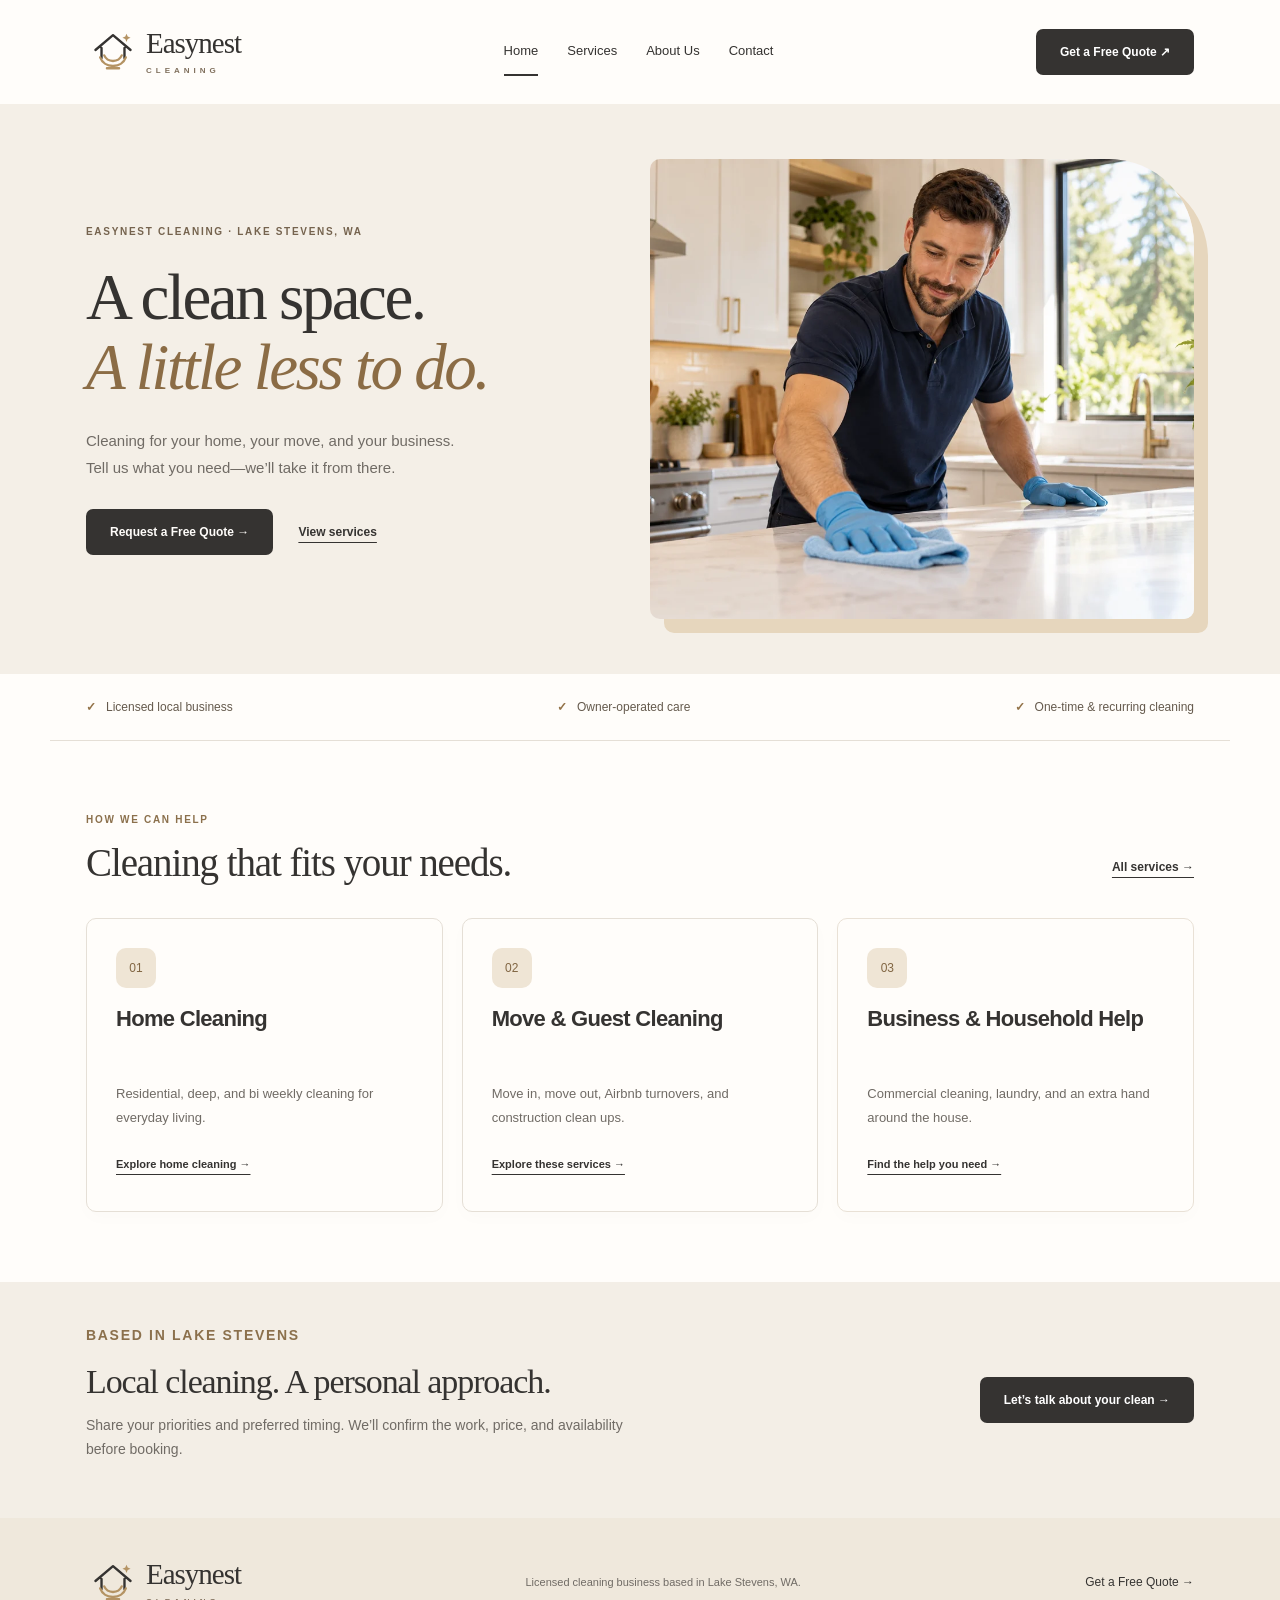
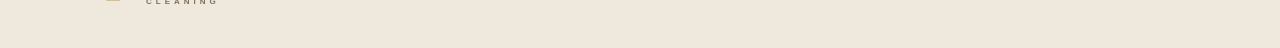
<file: index.html>
<!doctype html>
<html lang="en">
  <head>
    <meta charset="UTF-8">
    <meta name="viewport" content="width=device-width,initial-scale=1">
    <title>Home | Easynest Cleaning</title>
    <meta name="description" content="Local home, move, commercial and household cleaning in Lake Stevens, Washington. Easynest Cleaning is a licensed local business.">
    <link rel="stylesheet" href="style.css">
    <script defer src="script.js"></script>
    <link rel="icon" href="assets/logo-mark.svg" type="image/svg+xml">
  </head>
  <body>
    <div id="en-new">
      <div class="topline">Licensed local business · Lake Stevens, Washington</div>

      <nav class="container" aria-label="Main navigation">
        <a class="brand" href="index.html" aria-label="Easynest Cleaning home">
          <img src="assets/logo-mark.svg" alt="" width="54" height="54">
          <span class="brand-words">Easynest<small>CLEANING</small></span>
        </a>

        <div class="nav-links">
          <a aria-current="page" href="index.html">Home</a>
          <a href="services.html">Services</a>
          <a href="about.html">About Us</a>
          <a href="contact.html">Contact</a>
        </div>

        <a class="button" href="contact.html">Get a Free Quote ↗</a>
      </nav>

      <main>
        <section class="hero">
          <div class="container hero-grid">
            <div class="hero-copy">
              <p class="eyebrow">EASYNEST CLEANING · LAKE STEVENS, WA</p>
              <h1>A clean space.<br><em>A little less to do.</em></h1>
              <p class="intro">Cleaning for your home, your move, and your business. Tell us what you need—we’ll take it from there.</p>
              <div class="actions">
                <a class="button" href="contact.html">Request a Free Quote →</a>
                <a class="plain" href="services.html">View services</a>
              </div>
            </div>

            <figure>
              <img src="assets/kitchen-cleaner.webp" alt="A cleaner wiping a kitchen countertop">
            </figure>
          </div>
        </section>

        <div class="trust-strip container">
          <span>Licensed local business</span>
          <span>Owner-operated care</span>
          <span>One-time &amp; recurring cleaning</span>
        </div>

        <section class="container service-overview">
          <div class="section-head">
            <div>
              <p class="eyebrow">HOW WE CAN HELP</p>
              <h2>Cleaning that fits your needs.</h2>
            </div>
            <a class="plain" href="services.html">All services →</a>
          </div>

          <div class="choice-grid">
            <article>
              <span class="service-index" aria-hidden="true">01</span>
              <h3>Home Cleaning</h3>
              <p>Residential, deep, and bi weekly cleaning for everyday living.</p>
              <a class="plain" href="services.html#home-care">Explore home cleaning →</a>
            </article>

            <article>
              <span class="service-index" aria-hidden="true">02</span>
              <h3>Move &amp; Guest Cleaning</h3>
              <p>Move in, move out, Airbnb turnovers, and construction clean ups.</p>
              <a class="plain" href="services.html#fresh-starts">Explore these services →</a>
            </article>

            <article>
              <span class="service-index" aria-hidden="true">03</span>
              <h3>Business &amp; Household Help</h3>
              <p>Commercial cleaning, laundry, and an extra hand around the house.</p>
              <a class="plain" href="services.html#extra-help">Find the help you need →</a>
            </article>
          </div>
        </section>

        <section class="tinted">
          <div class="container local-line">
            <div>
              <p class="eyebrow">BASED IN LAKE STEVENS</p>
              <h2>Local cleaning. A personal approach.</h2>
              <p>Share your priorities and preferred timing. We’ll confirm the work, price, and availability before booking.</p>
            </div>
            <a class="button" href="contact.html">Let’s talk about your clean →</a>
          </div>
        </section>
      </main>

      <footer>
        <div class="container footer-grid">
          <a class="brand" href="index.html" aria-label="Easynest Cleaning home">
            <img src="assets/logo-mark.svg" alt="" width="54" height="54">
            <span class="brand-words">Easynest<small>CLEANING</small></span>
          </a>
          <p>Licensed cleaning business based in Lake Stevens, WA.</p>
          <a href="contact.html">Get a Free Quote →</a>
        </div>
      </footer>
    </div>
  </body>
</html>
</file>
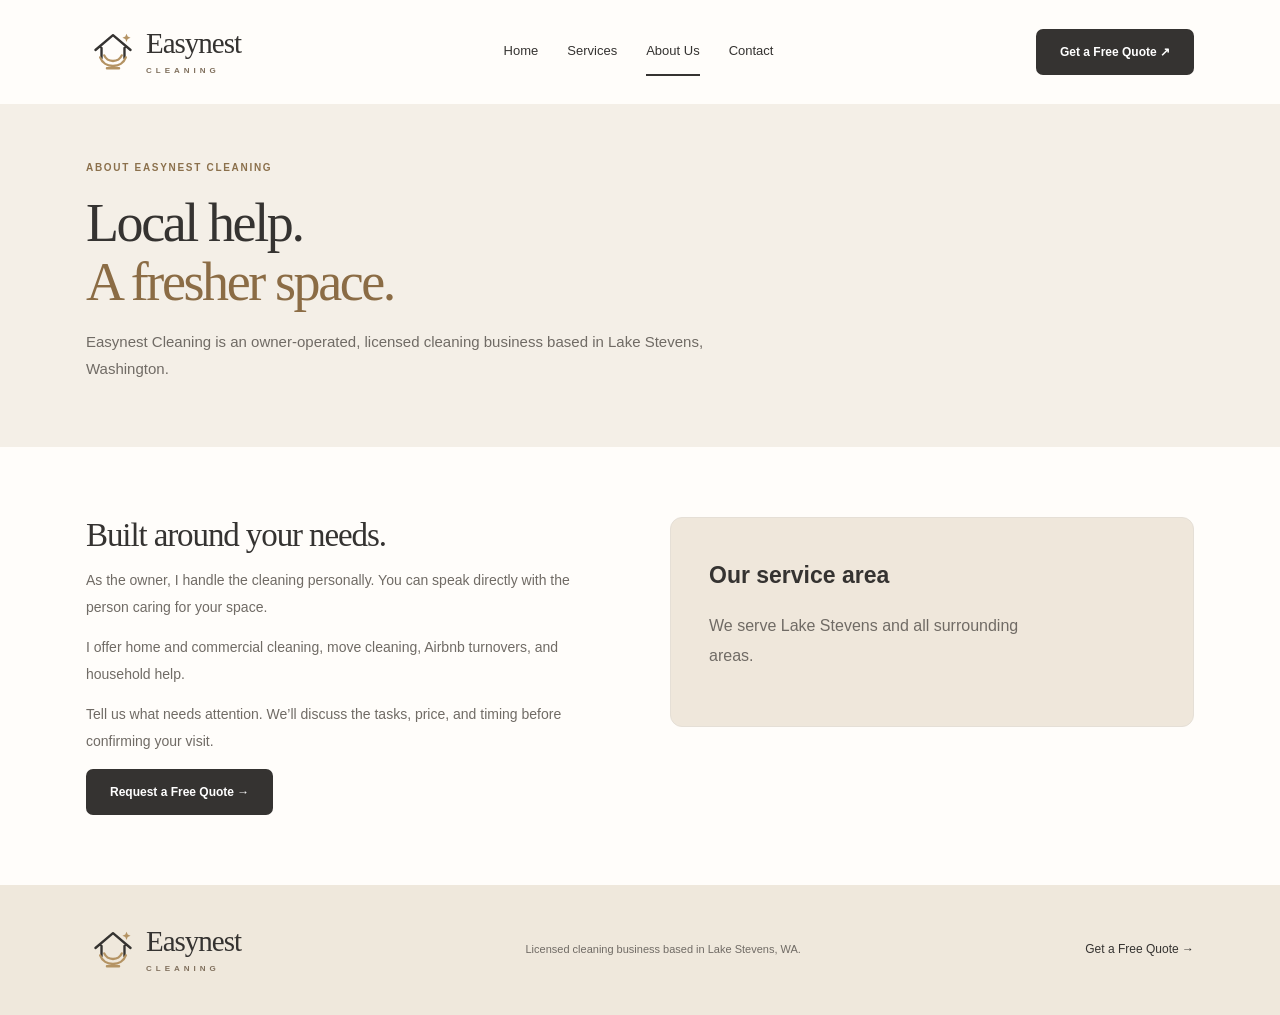
<file: about.html>
<!doctype html>
<html lang="en">
  <head>
    <meta charset="UTF-8">
    <meta name="viewport" content="width=device-width,initial-scale=1">
    <title>About Us | Easynest Cleaning</title>
    <meta name="description" content="Local home, move, commercial and household cleaning in Lake Stevens, Washington. Easynest Cleaning is a licensed local business.">
    <link rel="stylesheet" href="style.css">
    <script defer src="script.js"></script>
    <link rel="icon" href="assets/logo-mark.svg" type="image/svg+xml">
  </head>
  <body>
    <div id="en-new">
      <div class="topline">Licensed local business · Lake Stevens, Washington</div>
      <nav class="container" aria-label="Main navigation">
        <a class="brand" href="index.html" aria-label="Easynest Cleaning home">
          <img src="assets/logo-mark.svg" alt="" width="54" height="54">
          <span class="brand-words">Easynest<small>CLEANING</small></span>
        </a>
        <div class="nav-links">
          <a href="index.html">Home</a>
          <a href="services.html">Services</a>
          <a aria-current="page" href="about.html">About Us</a>
          <a href="contact.html">Contact</a>
        </div>
        <a class="button" href="contact.html">Get a Free Quote ↗</a>
      </nav>
      <main>
        <section class="container page-heading">
          <p class="eyebrow">ABOUT EASYNEST CLEANING</p>
          <h1>Local help.<br><em>A fresher space.</em></h1>
          <p class="intro">Easynest Cleaning is an owner-operated, licensed cleaning business based in Lake Stevens, Washington.</p>
        </section>
        <section class="container split">
          <div>
            <h2>Built around your needs.</h2>
            <p>As the owner, I handle the cleaning personally. You can speak directly with the person caring for your space.</p>
            <p>I offer home and commercial cleaning, move cleaning, Airbnb turnovers, and household help.</p>
            <p>Tell us what needs attention. We’ll discuss the tasks, price, and timing before confirming your visit.</p>
            <a class="button" href="contact.html">Request a Free Quote →</a>
          </div>
          <div class="area-panel">
            <strong>Our service area</strong>
            <p>We serve Lake Stevens and all surrounding areas.</p>
          </div>
        </section>
      </main>
      <footer>
        <div class="container footer-grid">
          <a class="brand" href="index.html" aria-label="Easynest Cleaning home">
            <img src="assets/logo-mark.svg" alt="" width="54" height="54">
            <span class="brand-words">Easynest<small>CLEANING</small></span>
          </a>
          <p>Licensed cleaning business based in Lake Stevens, WA.</p>
          <a href="contact.html">Get a Free Quote →</a>
        </div>
      </footer>
    </div>
  </body>
</html>
</file>
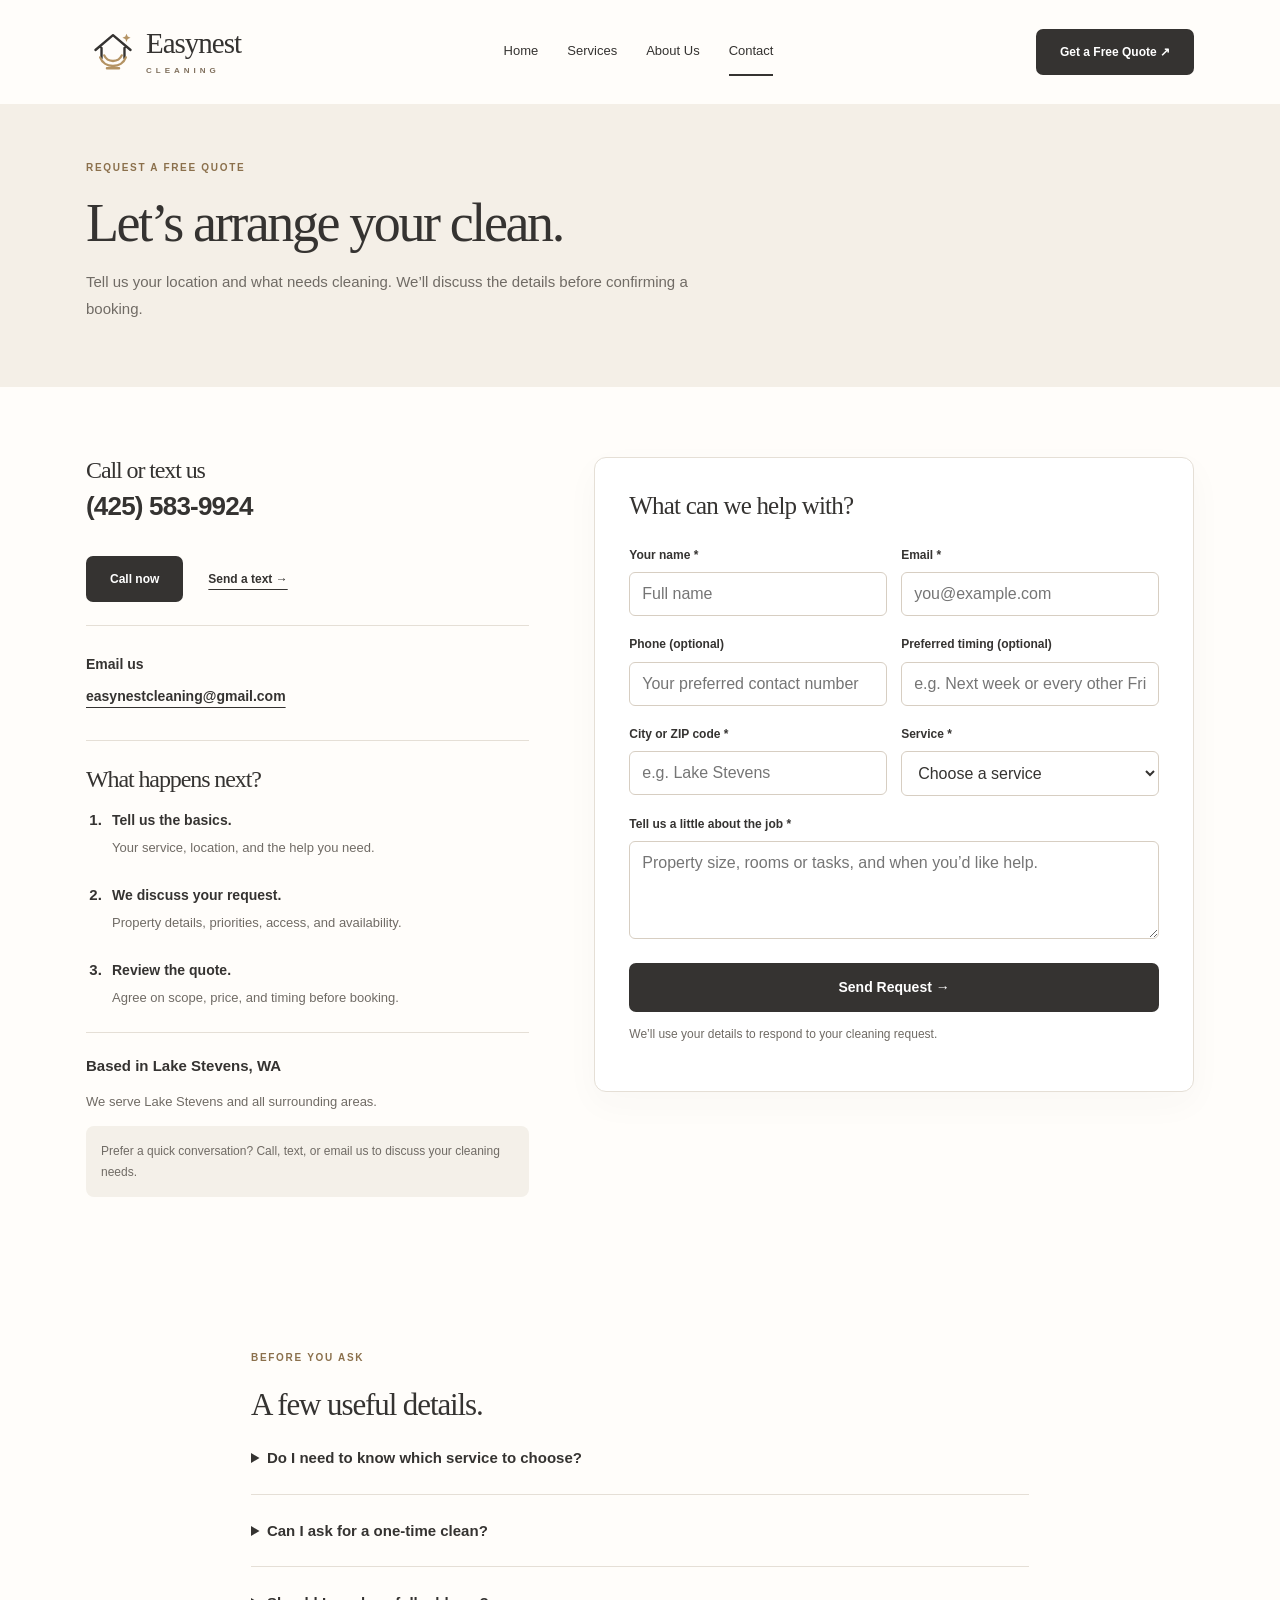
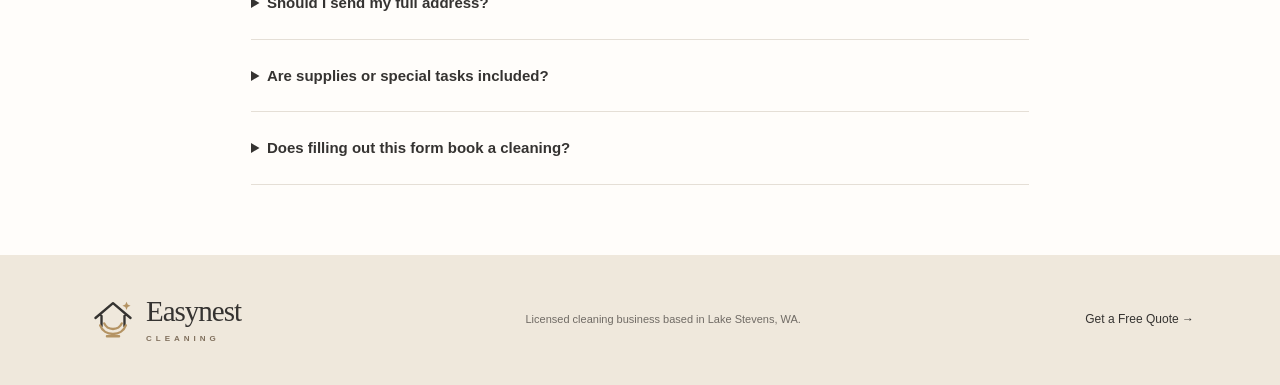
<file: contact.html>
<!doctype html>
<html lang="en">
<head>
  <meta charset="UTF-8">
  <meta name="viewport" content="width=device-width, initial-scale=1">
  <title>Contact | Easynest Cleaning</title>
  <meta
    name="description"
    content="Request a free cleaning quote from Easynest Cleaning. Serving Lake Stevens, Washington, and all surrounding areas."
  >
  <link rel="stylesheet" href="style.css">
  <link rel="icon" href="assets/logo-mark.svg" type="image/svg+xml">
</head>

<body>
  <div id="en-new">
    <div class="topline">
      Licensed local business · Lake Stevens, Washington
    </div>

    <nav class="container" aria-label="Main navigation">
      <a
        class="brand"
        href="index.html"
        aria-label="Easynest Cleaning home"
      >
        <img
          src="assets/logo-mark.svg"
          alt=""
          width="54"
          height="54"
        >
        <span class="brand-words">
          Easynest
          <small>CLEANING</small>
        </span>
      </a>

      <div class="nav-links">
        <a href="index.html">Home</a>
        <a href="services.html">Services</a>
        <a href="about.html">About Us</a>
        <a href="contact.html" aria-current="page">Contact</a>
      </div>

      <a class="button" href="#en-request">
        Get a Free Quote ↗
      </a>
    </nav>

    <main>
      <section class="container page-heading">
        <p class="eyebrow">REQUEST A FREE QUOTE</p>
        <h1>Let’s arrange your clean.</h1>
        <p class="intro">
          Tell us your location and what needs cleaning.
          We’ll discuss the details before confirming a booking.
        </p>
      </section>

      <section class="container contact-grid">
        <aside>
          <div class="phone-contact">
            <h2>Call or text us</h2>

            <a class="phone-number" href="tel:+4255839924">
              (425) 583-9924
            </a>

            <div class="actions">
              <a class="button" href="tel:+4255839924">
                Call now
              </a>
              <a class="plain" href="sms:+4255839924">
                Send a text →
              </a>
            </div>
          </div>

          <div class="email-contact">
            <strong>Email us</strong>
            <br>
            <a
              class="plain"
              href="mailto:easynestcleaning@gmail.com"
            >
              easynestcleaning@gmail.com
            </a>
          </div>

          <h2>What happens next?</h2>

          <ol class="next-steps">
            <li>
              <strong>Tell us the basics.</strong>
              <span>
                Your service, location, and the help you need.
              </span>
            </li>

            <li>
              <strong>We discuss your request.</strong>
              <span>
                Property details, priorities, access, and availability.
              </span>
            </li>

            <li>
              <strong>Review the quote.</strong>
              <span>
                Agree on scope, price, and timing before booking.
              </span>
            </li>
          </ol>

          <div class="contact-note">
            <strong>Based in Lake Stevens, WA</strong>
            <p>
              We serve Lake Stevens and all surrounding areas.
            </p>
          </div>

          <p class="small contact-help">
            Prefer a quick conversation? Call, text, or email us
            to discuss your cleaning needs.
          </p>
        </aside>

        <form
          id="en-request"
          action="https://formsubmit.co/easynestcleaning@gmail.com"
          method="POST"
        >
          <input
            type="hidden"
            name="_next"
            value="https://easynestcleaning.com/thank-you.html"
          >
          <input
            type="hidden"
            name="_subject"
            value="New cleaning quote request — Easynest Cleaning"
          >
          <input
            type="hidden"
            name="_template"
            value="table"
          >
          <input
            type="hidden"
            name="_captcha"
            value="false"
          >
          <input
            type="text"
            name="_honey"
            style="display: none"
            hidden
            autocomplete="off"
          >

          <h2>What can we help with?</h2>

          <div class="form-grid">
            <label for="en-name">
              Your name *
              <input
                id="en-name"
                name="name"
                type="text"
                autocomplete="name"
                required
                maxlength="100"
                placeholder="Full name"
              >
            </label>

            <label for="en-email">
              Email *
              <input
                id="en-email"
                name="email"
                type="email"
                autocomplete="email"
                required
                maxlength="150"
                placeholder="you@example.com"
              >
            </label>

            <label for="en-phone">
              Phone (optional)
              <input
                id="en-phone"
                name="phone"
                type="tel"
                autocomplete="tel"
                maxlength="30"
                placeholder="Your preferred contact number"
              >
            </label>

            <label for="en-timing">
              Preferred timing (optional)
              <input
                id="en-timing"
                name="timing"
                type="text"
                maxlength="100"
                placeholder="e.g. Next week or every other Friday"
              >
            </label>

            <label for="en-location">
              City or ZIP code *
              <input
                id="en-location"
                name="location"
                type="text"
                required
                maxlength="100"
                placeholder="e.g. Lake Stevens"
              >
            </label>

            <label for="en-service">
              Service *
              <select
                name="service"
                id="en-service"
                required
              >
                <option value="">Choose a service</option>
                <option>Residential Cleaning</option>
                <option>Deep Cleaning</option>
                <option>Commercial Cleaning</option>
                <option>Airbnb Cleaning Service</option>
                <option>Move Out Cleaning</option>
                <option>Move In Cleaning</option>
                <option>Construction Clean Ups</option>
                <option>Bi Weekly Cleaning</option>
                <option>Laundry Services</option>
                <option>Extra Hand Household Services</option>
                <option>Not sure — help me choose</option>
              </select>
            </label>

            <label class="full" for="en-details">
              Tell us a little about the job *
              <textarea
                id="en-details"
                name="details"
                required
                maxlength="2000"
                rows="4"
                placeholder="Property size, rooms or tasks, and when you’d like help."
              ></textarea>
            </label>
          </div>

          <button class="button" type="submit">
            Send Request →
          </button>

          <div
            id="en-result"
            role="status"
            aria-live="polite"
            aria-atomic="true"
          ></div>

          <p class="small">
            We’ll use your details to respond to your cleaning request.
          </p>
        </form>
      </section>

      <section class="container faq">
        <p class="eyebrow">BEFORE YOU ASK</p>
        <h2>A few useful details.</h2>

        <details>
          <summary>
            Do I need to know which service to choose?
          </summary>
          <p>
            No. Select “Not sure — help me choose” and describe
            what needs doing. We can discuss the best fit.
          </p>
        </details>

        <details>
          <summary>
            Can I ask for a one-time clean?
          </summary>
          <p>
            Yes. You can request a one-time visit or discuss
            recurring cleaning, including every two weeks.
          </p>
        </details>

        <details>
          <summary>
            Should I send my full address?
          </summary>
          <p>
            Your city or ZIP code is enough for an initial request.
            Exact access details can be discussed when arranging a visit.
          </p>
        </details>

        <details>
          <summary>
            Are supplies or special tasks included?
          </summary>
          <p>
            We’ll confirm supplies, product preferences, and the
            exact tasks when discussing your quote. Mention any
            special requests in the form.
          </p>
        </details>

        <details>
          <summary>
            Does filling out this form book a cleaning?
          </summary>
          <p>
            No. A request starts a conversation. An appointment is
            confirmed only after scope, price, timing, and availability
            have been agreed.
          </p>
        </details>
      </section>
    </main>

    <footer>
      <div class="container footer-grid">
        <a
          class="brand"
          href="index.html"
          aria-label="Easynest Cleaning home"
        >
          <img
            src="assets/logo-mark.svg"
            alt=""
            width="54"
            height="54"
          >
          <span class="brand-words">
            Easynest
            <small>CLEANING</small>
          </span>
        </a>

        <p>
          Licensed cleaning business based in Lake Stevens, WA.
        </p>

        <a href="#en-request">
          Get a Free Quote →
        </a>
      </div>
    </footer>
  </div>

  <script>
    (function () {
      const form = document.getElementById("en-request");
      const select = document.getElementById("en-service");
      const button = form.querySelector('button[type="submit"]');
      const result = document.getElementById("en-result");

      const service = new URLSearchParams(
        window.location.search
      ).get("service");

      if (
        service &&
        Array.from(select.options).some(
          option => option.value === service
        )
      ) {
        select.value = service;
      }

      let sending = false;

      form.addEventListener("submit", async function (event) {
        event.preventDefault();

        if (sending || !form.reportValidity()) return;

        const data = new FormData(form);

        if (String(data.get("_honey") || "").trim()) {
          result.textContent =
            "Unable to submit. Please contact us by phone or email.";
          return;
        }

        data.set("_captcha", "false");
        data.delete("_next");

        sending = true;
        button.disabled = true;
        button.textContent = "Sending…";
        form.setAttribute("aria-busy", "true");
        result.textContent = "";

        const fields = Array.from(
          form.querySelectorAll("input, select, textarea")
        );

        fields.forEach(field => {
          field.disabled = true;
        });

        const controller = new AbortController();
        const timeout = setTimeout(
          () => controller.abort(),
          30000
        );

        try {
          const response = await fetch(
            "https://formsubmit.co/ajax/easynestcleaning@gmail.com",
            {
              method: "POST",
              body: data,
              headers: {
                Accept: "application/json"
              },
              signal: controller.signal
            }
          );

          const answer = await response.json();

          if (
            !response.ok ||
            ![true, "true"].includes(answer.success)
          ) {
            throw new Error("Submission was not accepted.");
          }

          form.reset();

          result.textContent =
            "Thank you! Your cleaning request has been submitted. " +
            "We’ll get in touch to discuss the details and availability.";
        } catch (error) {
          result.textContent =
            "We couldn’t confirm your submission. Your details are " +
            "still here. Please try again or call us at (917) 547-7215.";
        } finally {
          clearTimeout(timeout);
          sending = false;
          button.disabled = false;
          button.textContent = "Send Request →";
          form.removeAttribute("aria-busy");

          fields.forEach(field => {
            field.disabled = false;
          });
        }
      });
    })();
  </script>
</body>
</html>
</file>
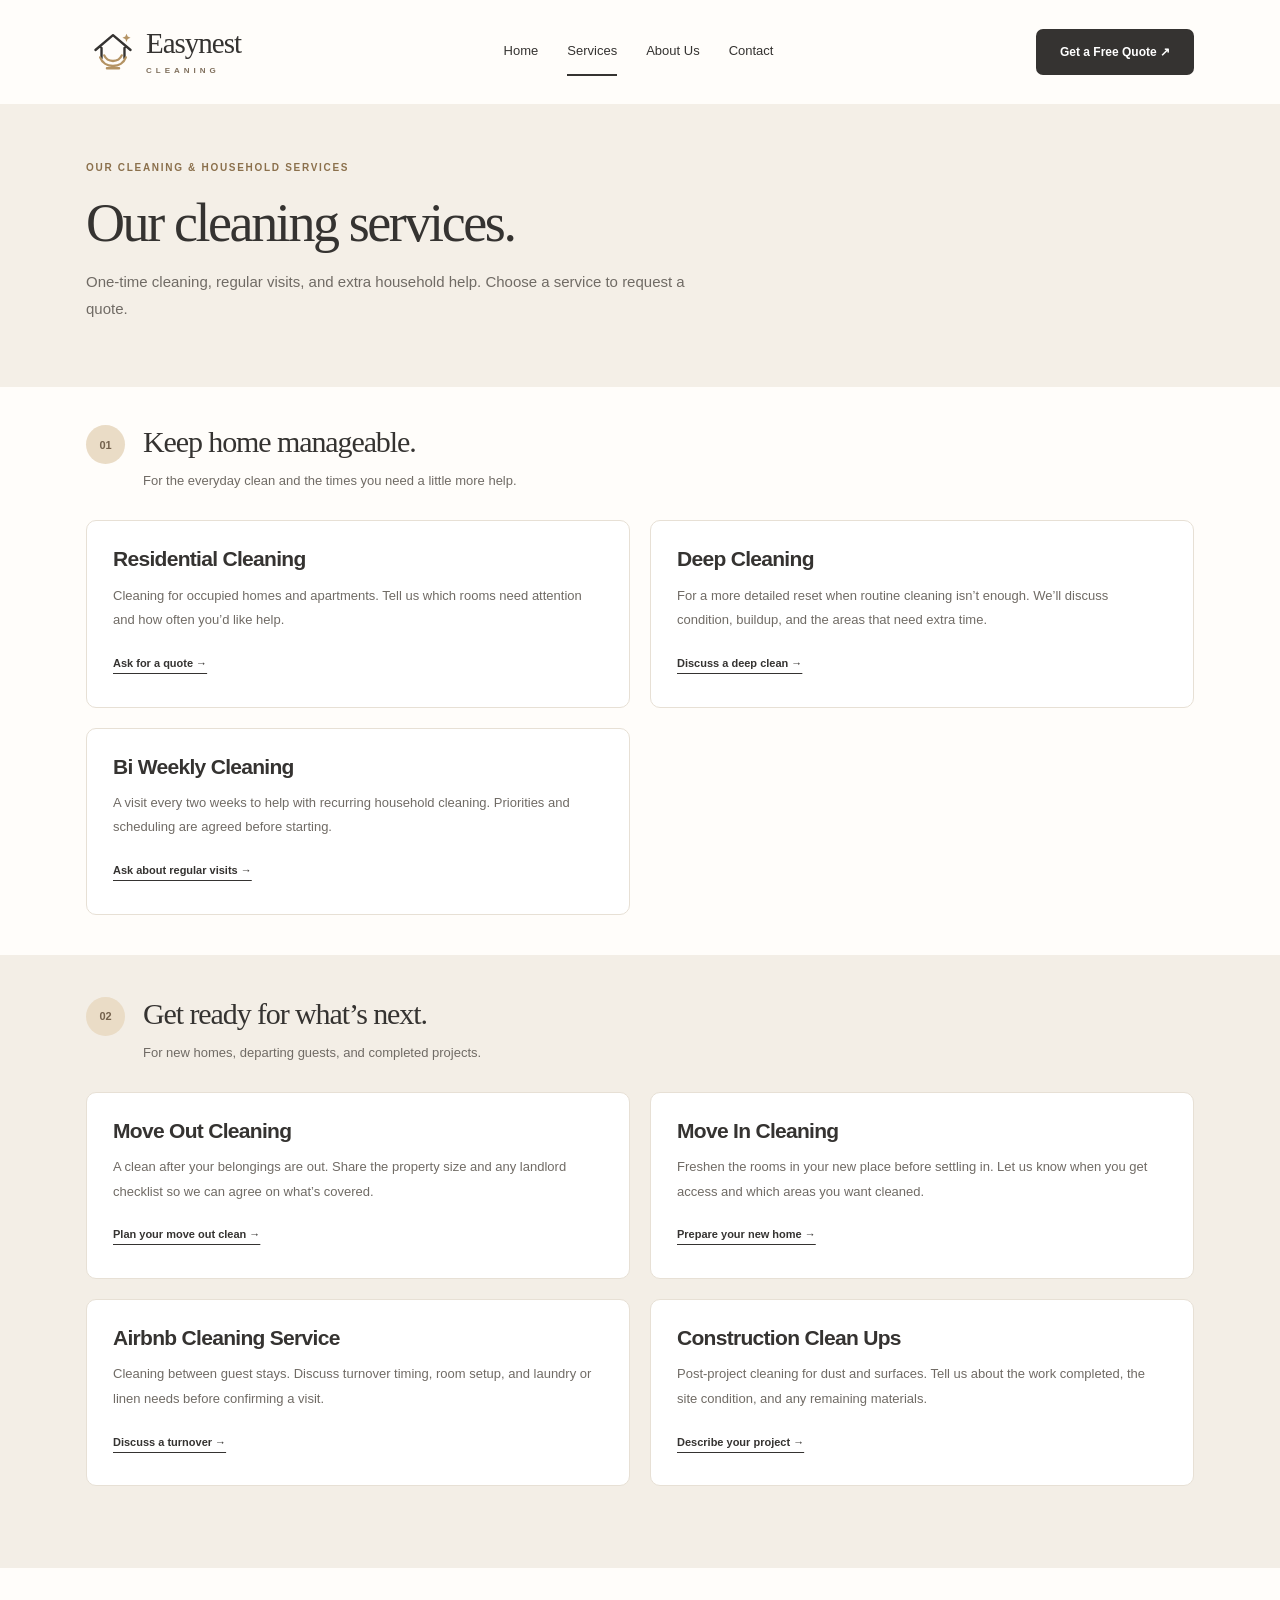
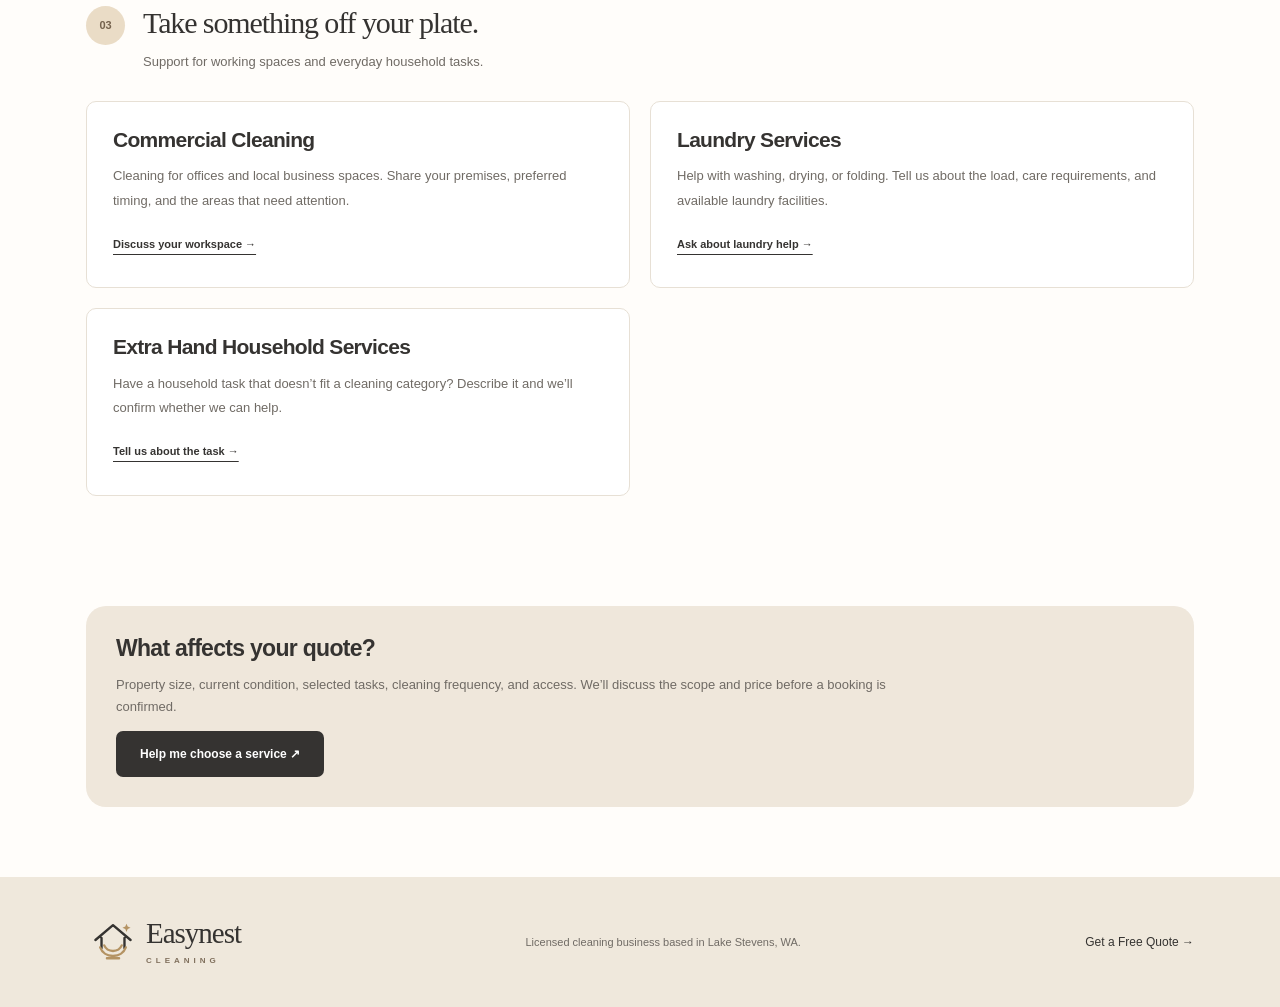
<file: services.html>
<!doctype html>
<html lang="en">
  <head>
    <meta charset="UTF-8">
    <meta name="viewport" content="width=device-width,initial-scale=1">
    <title>Services | Easynest Cleaning</title>
    <meta name="description" content="Local home, move, commercial and household cleaning in Lake Stevens, Washington. Easynest Cleaning is a licensed local business.">
    <link rel="stylesheet" href="style.css">
    <script defer src="script.js"></script>
    <link rel="icon" href="assets/logo-mark.svg" type="image/svg+xml">
  </head>
  <body>
    <div id="en-new">
      <div class="topline">Licensed local business · Lake Stevens, Washington</div>

      <nav class="container" aria-label="Main navigation">
        <a class="brand" href="index.html" aria-label="Easynest Cleaning home">
          <img src="assets/logo-mark.svg" alt="" width="54" height="54">
          <span class="brand-words">Easynest<small>CLEANING</small></span>
        </a>

        <div class="nav-links">
          <a href="index.html">Home</a>
          <a aria-current="page" href="services.html">Services</a>
          <a href="about.html">About Us</a>
          <a href="contact.html">Contact</a>
        </div>

        <a class="button" href="contact.html">Get a Free Quote ↗</a>
      </nav>

      <main>
        <section class="page-heading container">
          <p class="eyebrow">OUR CLEANING &amp; HOUSEHOLD SERVICES</p>
          <h1>Our cleaning services.</h1>
          <p class="intro">One-time cleaning, regular visits, and extra household help. Choose a service to request a quote.</p>
        </section>

        <section class="container service-group" id="home-care">
          <div class="group-heading">
            <span class="group-no">01</span>
            <div>
              <h2>Keep home manageable.</h2>
              <p>For the everyday clean and the times you need a little more help.</p>
            </div>
          </div>

          <div class="service-grid">
            <article data-service-card>
              <h3>Residential Cleaning</h3>
              <p>Cleaning for occupied homes and apartments. Tell us which rooms need attention and how often you’d like help.</p>
              <a class="plain" href="contact.html" data-service="Residential Cleaning">Ask for a quote →</a>
            </article>

            <article data-service-card>
              <h3>Deep Cleaning</h3>
              <p>For a more detailed reset when routine cleaning isn’t enough. We’ll discuss condition, buildup, and the areas that need extra time.</p>
              <a class="plain" href="contact.html" data-service="Deep Cleaning">Discuss a deep clean →</a>
            </article>

            <article data-service-card>
              <h3>Bi Weekly Cleaning</h3>
              <p>A visit every two weeks to help with recurring household cleaning. Priorities and scheduling are agreed before starting.</p>
              <a class="plain" href="contact.html" data-service="Bi Weekly Cleaning">Ask about regular visits →</a>
            </article>
          </div>
        </section>

        <section class="tinted" id="fresh-starts">
          <div class="container service-group">
            <div class="group-heading">
              <span class="group-no">02</span>
              <div>
                <h2>Get ready for what’s next.</h2>
                <p>For new homes, departing guests, and completed projects.</p>
              </div>
            </div>

            <div class="service-grid">
              <article data-service-card>
                <h3>Move Out Cleaning</h3>
                <p>A clean after your belongings are out. Share the property size and any landlord checklist so we can agree on what’s covered.</p>
                <a class="plain" href="contact.html" data-service="Move Out Cleaning">Plan your move out clean →</a>
              </article>

              <article data-service-card>
                <h3>Move In Cleaning</h3>
                <p>Freshen the rooms in your new place before settling in. Let us know when you get access and which areas you want cleaned.</p>
                <a class="plain" href="contact.html" data-service="Move In Cleaning">Prepare your new home →</a>
              </article>

              <article data-service-card>
                <h3>Airbnb Cleaning Service</h3>
                <p>Cleaning between guest stays. Discuss turnover timing, room setup, and laundry or linen needs before confirming a visit.</p>
                <a class="plain" href="contact.html" data-service="Airbnb Cleaning Service">Discuss a turnover →</a>
              </article>

              <article data-service-card>
                <h3>Construction Clean Ups</h3>
                <p>Post-project cleaning for dust and surfaces. Tell us about the work completed, the site condition, and any remaining materials.</p>
                <a class="plain" href="contact.html" data-service="Construction Clean Ups">Describe your project →</a>
              </article>
            </div>
          </div>
        </section>

        <section class="container service-group" id="extra-help">
          <div class="group-heading">
            <span class="group-no">03</span>
            <div>
              <h2>Take something off your plate.</h2>
              <p>Support for working spaces and everyday household tasks.</p>
            </div>
          </div>

          <div class="service-grid">
            <article data-service-card>
              <h3>Commercial Cleaning</h3>
              <p>Cleaning for offices and local business spaces. Share your premises, preferred timing, and the areas that need attention.</p>
              <a class="plain" href="contact.html" data-service="Commercial Cleaning">Discuss your workspace →</a>
            </article>

            <article data-service-card>
              <h3>Laundry Services</h3>
              <p>Help with washing, drying, or folding. Tell us about the load, care requirements, and available laundry facilities.</p>
              <a class="plain" href="contact.html" data-service="Laundry Services">Ask about laundry help →</a>
            </article>

            <article data-service-card>
              <h3>Extra Hand Household Services</h3>
              <p>Have a household task that doesn’t fit a cleaning category? Describe it and we’ll confirm whether we can help.</p>
              <a class="plain" href="contact.html" data-service="Extra Hand Household Services">Tell us about the task →</a>
            </article>
          </div>
        </section>

        <section class="container">
          <div class="quote-info">
            <h3>What affects your quote?</h3>
            <p>Property size, current condition, selected tasks, cleaning frequency, and access. We’ll discuss the scope and price before a booking is confirmed.</p>
            <a class="button" href="contact.html">Help me choose a service ↗</a>
          </div>
        </section>
      </main>

      <footer>
        <div class="container footer-grid">
          <a class="brand" href="index.html" aria-label="Easynest Cleaning home">
            <img src="assets/logo-mark.svg" alt="" width="54" height="54">
            <span class="brand-words">Easynest<small>CLEANING</small></span>
          </a>
          <p>Licensed cleaning business based in Lake Stevens, WA.</p>
          <a href="contact.html">Get a Free Quote →</a>
        </div>
      </footer>
    </div>
  </body>
</html>
</file>
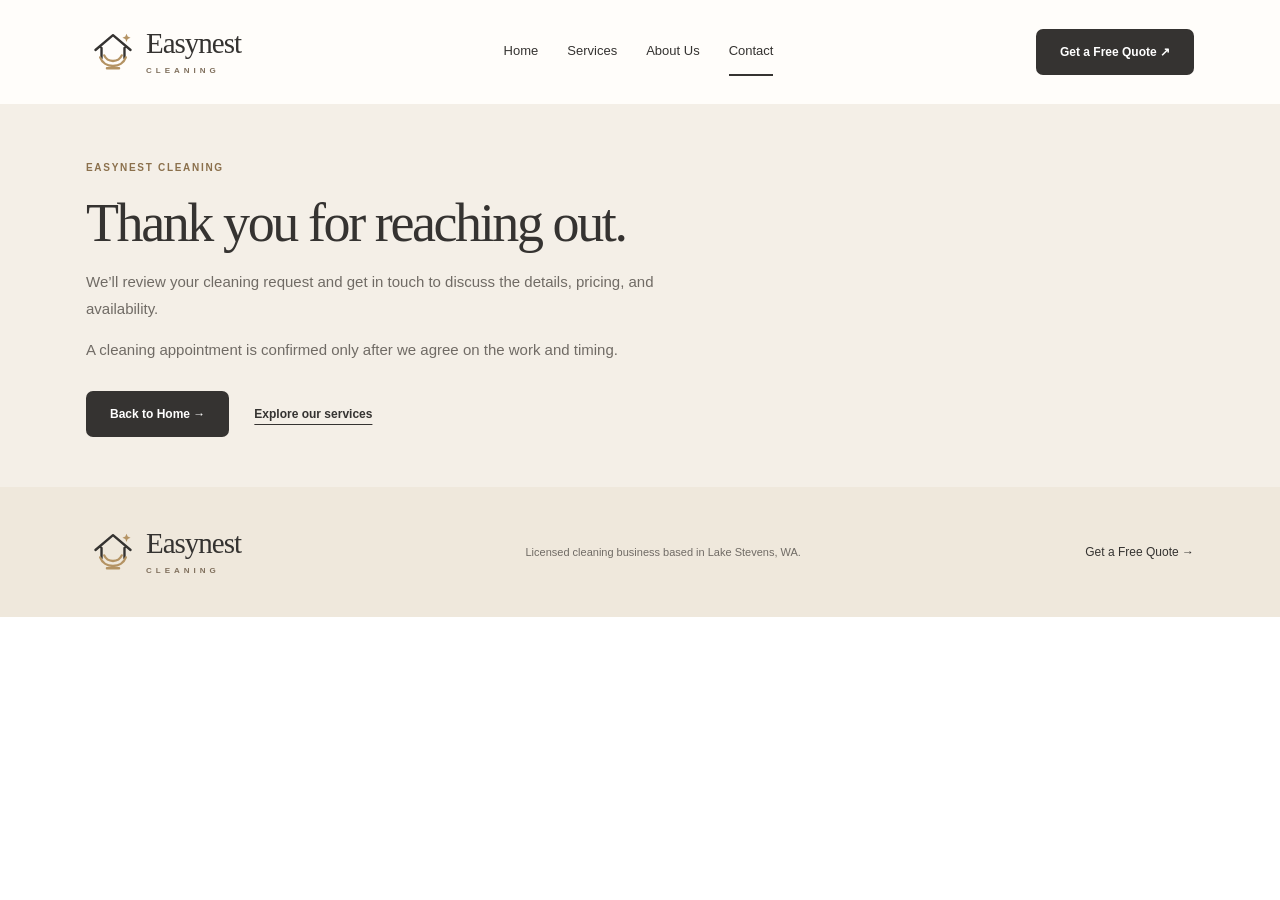
<file: thank-you.html>
<!doctype html>
<html lang="en"><head><meta charset="UTF-8"><meta name="viewport" content="width=device-width,initial-scale=1"><title>Thank You | Easynest Cleaning</title><meta name="description" content="Local home, move, commercial and household cleaning in Lake Stevens, Washington. Easynest Cleaning is a licensed local business."><link rel="stylesheet" href="style.css"><script defer src="script.js"></script><meta name="robots" content="noindex"><link rel="icon" href="assets/logo-mark.svg" type="image/svg+xml"></head><body><div id="en-new"><div class="topline">Licensed local business · Lake Stevens, Washington</div><nav class="container" aria-label="Main navigation"><a class="brand" href="index.html" aria-label="Easynest Cleaning home"><img src="assets/logo-mark.svg" alt="" width="54" height="54"><span class="brand-words">Easynest<small>CLEANING</small></span></a><div class="nav-links"><a href="index.html">Home</a><a href="services.html">Services</a><a href="about.html">About Us</a><a aria-current="page" href="contact.html">Contact</a></div><a class="button" href="contact.html">Get a Free Quote ↗</a></nav>
<main><section class="container page-heading"><p class="eyebrow">EASYNEST CLEANING</p><h1>Thank you for reaching out.</h1><p class="intro">We’ll review your cleaning request and get in touch to discuss the details, pricing, and availability.</p><p>A cleaning appointment is confirmed only after we agree on the work and timing.</p><div class="actions"><a class="button" href="index.html">Back to Home →</a><a class="plain" href="services.html">Explore our services</a></div></section></main><footer><div class="container footer-grid"><a class="brand" href="index.html" aria-label="Easynest Cleaning home"><img src="assets/logo-mark.svg" alt="" width="54" height="54"><span class="brand-words">Easynest<small>CLEANING</small></span></a><p>Licensed cleaning business based in Lake Stevens, WA.</p><a href="contact.html">Get a Free Quote →</a></div></footer>
</div></body></html>
</file>
<file: style.css>
body {
  margin: 0;
}

#en-new {
  --ink: #353331;
  --muted: #706b65;
  --paper: #fffdfa;
  --lime: #e8d8be;
  background: var(--paper);
  color: var(--ink);
  font: 15px/1.7 Arial, Helvetica, sans-serif;
  isolation: isolate;
}

#en-new * {
  box-sizing: border-box;
}

#en-new [hidden] {
  display: none !important;
}

#en-new a {
  color: inherit;
  text-decoration: none;
}

#en-new .container {
  width: 100%;
  max-width: 1180px;
  margin: auto;
  padding-left: 36px;
  padding-right: 36px;
}

#en-new .topline {
  display: none;
}

#en-new nav {
  display: flex;
  justify-content: space-between;
  align-items: center;
  gap: 25px;
  padding-top: 25px;
  padding-bottom: 25px;
}

#en-new .brand {
  font-size: 29px;
  font-weight: 700;
  letter-spacing: -1.5px;
  line-height: 1;
}

#en-new .brand span {
  font-weight: 400;
}

#en-new .brand small {
  display: block;
  font-size: 9px;
  font-weight: 600;
  letter-spacing: 4px;
  margin-top: 9px;
}

#en-new .nav-links {
  display: flex;
  gap: 29px;
  font-size: 13px;
  font-weight: 500;
}

#en-new .nav-links a {
  padding: 12px 0;
  border-bottom: 2px solid transparent;
}

#en-new .nav-links a[aria-current] {
  border-color: #353331;
}

#en-new .button {
  display: inline-flex;
  align-items: center;
  justify-content: center;
  min-height: 46px;
  gap: 16px;
  background: var(--ink);
  color: white;
  padding: 14px 24px;
  border: 0;
  border-radius: 30px;
  font: 600 12px/1.5 Arial, sans-serif;
  cursor: pointer;
  transition: background 0.15s;
}

#en-new .button:hover {
  background: #514a43;
}

#en-new .plain {
  display: inline-block;
  font-size: 12px;
  font-weight: 600;
  text-decoration: underline;
  text-underline-offset: 6px;
  padding: 8px 0;
}

#en-new :focus-visible {
  outline: 3px solid #9b6c1e;
  outline-offset: 5px;
}

#en-new h1,
#en-new h2,
#en-new h3 {
  font-family: Arial, Helvetica, sans-serif;
  font-weight: 600;
  line-height: 1.1;
  margin: 0;
}

#en-new h1 {
  font-size: clamp(45px, 5.8vw, 74px);
  letter-spacing: -3.3px;
}

#en-new h1 em {
  font-style: normal;
  color: var(--lime);
}

#en-new h2 {
  font-size: 39px;
  letter-spacing: -1.7px;
}

#en-new h3 {
  font-size: 23px;
  letter-spacing: -0.7px;
}

#en-new p {
  color: var(--muted);
}

#en-new .eyebrow {
  font-size: 10px;
  letter-spacing: 1.7px;
  font-weight: 600;
  margin: 0 0 22px;
  color: #8b704c;
}

#en-new .intro {
  font-size: 16px;
  line-height: 1.8;
  max-width: 600px;
}

#en-new .small {
  font-size: 12px;
  line-height: 1.7;
}

#en-new .actions {
  display: flex;
  align-items: center;
  flex-wrap: wrap;
  gap: 25px;
  margin: 28px 0 0;
}

#en-new .hero {
  position: relative;
  max-width: 1320px;
  margin: 0 auto;
  overflow: hidden;
  background: #353331;
  border-radius: 0 0 36px 36px;
}

#en-new .hero-grid {
  position: relative;
  min-height: 570px;
  display: flex;
  align-items: center;
}

#en-new figure {
  position: absolute;
  inset: 0;
  margin: 0;
  z-index: 0;
}

#en-new figure img {
  width: 100%;
  height: 100%;
  object-fit: cover;
  object-position: 65% 50%;
  display: block;
}

#en-new figure:after {
  content: "";
  position: absolute;
  inset: 0;
  background: linear-gradient(
    90deg,
    rgba(53, 51, 49, 0.96) 0%,
    rgba(53, 51, 49, 0.89) 27%,
    rgba(53, 51, 49, 0.50) 54%,
    rgba(53, 51, 49, 0.02) 78%
  );
}

#en-new .hero-copy {
  position: relative;
  z-index: 1;
  max-width: 570px;
  padding: 65px 0;
  color: white;
}

#en-new .hero .eyebrow {
  color: #f0e5d5;
  font-size: 10px;
}

#en-new .hero .intro {
  color: #e5dfd7;
  max-width: 360px;
  margin: 25px 0 0;
  font-size: 15px;
}

#en-new .hero .button {
  background: var(--lime);
  color: #353331;
}

#en-new .hero .button:hover {
  background: #f0e4d2;
}

#en-new .hero .plain {
  color: #fff;
}

#en-new .trust-strip {
  display: flex;
  align-items: center;
  justify-content: space-between;
  gap: 16px;
  padding-top: 25px;
  padding-bottom: 25px;
  border-bottom: 1px solid #e5dfd6;
  font-size: 12px;
  color: #655a4d;
}

#en-new .trust-strip span {
  display: flex;
  gap: 10px;
  align-items: center;
}

#en-new .trust-strip span:before {
  content: "✓";
  color: #927247;
  font-weight: 700;
}

#en-new section.container {
  padding-top: 70px;
  padding-bottom: 70px;
}

#en-new .service-overview {
  display: block;
}

#en-new .section-head {
  display: flex;
  align-items: end;
  justify-content: space-between;
  gap: 24px;
  margin-bottom: 33px;
}

#en-new .section-head h2 {
  max-width: 450px;
}

#en-new .section-head .eyebrow {
  margin-bottom: 14px;
}

#en-new .section-head > .plain {
  flex-shrink: 0;
}

#en-new .choice-grid {
  display: grid;
  grid-template-columns: repeat(3, minmax(0, 1fr));
  gap: 19px;
}

#en-new .choice-grid article {
  background: #f4f0e9;
  padding: 29px;
  border-radius: 18px;
  display: flex;
  flex-direction: column;
  align-items: start;
  gap: 18px;
  border: 1px solid #e8e0d5;
}

#en-new .choice-grid article:nth-child(2) {
  background: #eee7db;
}

#en-new .choice-grid article:nth-child(3) {
  background: #f6f2ec;
  border-color: #e9e1d6;
}

#en-new .service-index {
  width: 40px;
  height: 40px;
  display: grid;
  place-items: center;
  background: #fff9;
  border-radius: 50%;
  font-size: 12px;
  color: #75634e;
}

#en-new .choice-grid h3 {
  font-size: 24px;
  line-height: 1.2;
  min-height: 58px;
}

#en-new .choice-grid p {
  font-size: 13px;
  margin: 0;
  line-height: 1.8;
}

#en-new .choice-grid .plain {
  font-size: 11px;
  margin-top: auto;
}

#en-new .tinted {
  background: #f3eee6;
  padding: 42px 0;
}

#en-new .local-line {
  display: flex;
  justify-content: space-between;
  align-items: center;
  gap: 45px;
}

#en-new .local-line > div {
  max-width: 650px;
}

#en-new .local-line h2 {
  font-size: 34px;
}

#en-new .local-line p {
  font-size: 14px;
  max-width: 550px;
}

#en-new .local-line .eyebrow {
  margin-bottom: 15px;
}

#en-new .local-line > .button {
  flex-shrink: 0;
}

#en-new .page-heading {
  border-top: 1px solid #e5dfd6;
  background: linear-gradient(120deg, #f4f0e9, white);
  padding-top: 40px !important;
  padding-bottom: 35px !important;
}

#en-new .page-heading h1 {
  font-size: 47px;
  letter-spacing: -1.9px;
  max-width: 850px;
}

#en-new .page-heading .intro {
  font-size: 15px;
  color: #706b65;
  max-width: 650px;
}

#en-new .group-heading {
  display: flex;
  gap: 18px;
  align-items: start;
  margin-bottom: 28px;
}

#en-new .group-heading h2 {
  font-size: 30px;
  margin: 0 0 12px;
}

#en-new .group-heading p {
  font-size: 13px;
  margin: 0;
}

#en-new .group-no {
  background: #f4f0e9;
  color: #75634e;
  display: grid;
  place-items: center;
  min-width: 39px;
  height: 39px;
  border-radius: 10px;
  font-size: 11px;
  font-weight: 600;
}

#en-new .service-group {
  padding-top: 38px !important;
}

#en-new .service-grid {
  display: grid;
  grid-template-columns: 1fr 1fr;
  gap: 0 40px;
}

#en-new .service-grid article {
  border-top: 1px solid #e5dfd6;
  padding: 25px 0;
}

#en-new .service-grid h3 {
  font-size: 21px;
  margin-top: 0;
}

#en-new .service-grid p {
  font-size: 13px;
  line-height: 1.9;
}

#en-new .service-grid .plain {
  font-size: 11px;
}

#en-new .tinted .service-group {
  padding-top: 0 !important;
}

#en-new .quote-info {
  background: #f4f0e9;
  border-radius: 11px;
  padding: 30px;
}

#en-new .quote-info h3 {
  margin-top: 0;
  font-size: 23px;
}

#en-new .quote-info p {
  font-size: 13px;
  max-width: 800px;
}

#en-new .split {
  display: grid;
  grid-template-columns: 1fr 1fr;
  gap: 60px;
  align-items: start;
}

#en-new .split h2 {
  font-size: 33px;
}

#en-new .split p {
  font-size: 14px;
  line-height: 1.9;
}

#en-new .area-panel {
  background: #f4f0e9;
  border: 1px solid #e5dfd6;
  border-radius: 12px;
  padding: 30px;
}

#en-new .area-panel strong {
  font-size: 23px;
  font-weight: 600;
}

#en-new .area-panel p {
  font-size: 16px !important;
  max-width: 350px;
}

#en-new .contact-grid {
  display: grid;
  grid-template-columns: 0.85fr 1.15fr;
  gap: 55px;
  align-items: start;
}

#en-new .contact-grid aside h2 {
  font-size: 24px;
  margin-top: 0;
}

#en-new .phone-number {
  font-size: 26px;
  color: #353331;
  font-weight: 600;
  letter-spacing: -0.8px;
}

#en-new .phone-contact,
#en-new .email-contact {
  padding-bottom: 23px;
  margin-bottom: 25px;
  border-bottom: 1px solid #e5dfd6;
}

#en-new .email-contact {
  overflow-wrap: anywhere;
}

#en-new .email-contact strong {
  font-size: 14px;
}

#en-new .email-contact a {
  font-size: 14px;
}

#en-new .next-steps {
  padding-left: 20px;
}

#en-new .next-steps li {
  padding-left: 6px;
  margin-bottom: 23px;
}

#en-new .next-steps li::marker {
  color: #353331;
  font-weight: 600;
}

#en-new .next-steps strong,
#en-new .next-steps span {
  display: block;
}

#en-new .next-steps strong {
  font-size: 14px;
  font-weight: 600;
}

#en-new .next-steps span {
  font-size: 13px;
  color: #706b65;
  margin-top: 4px;
}

#en-new .contact-note {
  padding-top: 20px;
  border-top: 1px solid #e5dfd6;
}

#en-new .contact-note p {
  font-size: 13px;
}

#en-new .contact-help {
  background: #f4f0e9;
  padding: 15px;
  border-radius: 8px;
}

#en-new form {
  background: white;
  border: 1px solid #e5dfd6;
  border-radius: 13px;
  padding: 29px;
  box-shadow: 0 8px 25px #284e6007;
}

#en-new form h2 {
  font-size: 25px;
  margin-top: 0;
  letter-spacing: -0.8px;
}

#en-new .form-grid {
  display: grid;
  grid-template-columns: 1fr 1fr;
  gap: 18px 14px;
}

#en-new label {
  display: block;
  font-size: 12px;
  font-weight: 600;
}

#en-new input,
#en-new select,
#en-new textarea {
  display: block;
  width: 100%;
  min-width: 0;
  font: 16px Arial, sans-serif;
  padding: 12px;
  border: 1px solid #d7cec2;
  background: white;
  color: #353331;
  border-radius: 6px;
  margin-top: 7px;
}

#en-new .full {
  grid-column: 1 / -1;
}

#en-new .check {
  display: flex;
  gap: 9px;
  font-size: 11px;
  font-weight: 400;
  margin: 18px 0;
  color: #706b65;
}

#en-new .check input {
  width: auto;
  margin-top: 4px;
}

#en-new #en-result {
  white-space: pre-line;
  overflow-wrap: anywhere;
  background: #f4f0e9;
  border-radius: 7px;
  padding: 20px;
  font-size: 13px;
  margin-top: 20px;
}

#en-new #en-result:empty {
  display: none;
}

#en-new .faq {
  max-width: 850px;
}

#en-new .faq h2 {
  font-size: 31px;
}

#en-new details {
  border-bottom: 1px solid #e5dfd6;
  padding: 20px 0;
}

#en-new summary {
  font-size: 14px;
  font-weight: 600;
  cursor: pointer;
}

#en-new details p {
  font-size: 13px;
}

#en-new footer {
  background: #fff;
  border-top: 1px solid #e5dfd6;
  padding: 30px 0;
}

#en-new .footer-grid {
  display: flex;
  flex-wrap: wrap;
  align-items: center;
  justify-content: space-between;
  gap: 25px;
}

#en-new footer .brand {
  font-size: 24px;
}

#en-new footer p {
  font-size: 10px;
  color: #706b65;
  margin: 0;
  max-width: 390px;
}

#en-new footer a:last-child {
  font-size: 12px;
  color: #75634e;
}

#en-new .page-heading h1 {
  font-family: Georgia, serif;
}

#en-new footer {
  background: #fffdfa;
}

#en-new .footer-grid {
  padding-top: 10px;
  padding-bottom: 10px;
}

#en-new footer p a {
  text-decoration: underline;
  font-size: inherit;
}

#en-new .page-heading {
  background: #f4f0e9;
}

#en-new .area-panel,
#en-new form,
#en-new .quote-info {
  border-radius: 4px;
}

#en-new .service-grid h3 {
  margin-bottom: 12px;
}

#en-new .service-grid {
  gap: 0 50px;
}

#en-new .page-heading {
  background: #f4efe7;
  border: 0;
  max-width: none;
  padding-top: 55px !important;
  padding-bottom: 50px !important;
}

#en-new .page-heading h1 {
  font-family: Arial, Helvetica, sans-serif;
  font-size: 54px;
  letter-spacing: -2.4px;
}

#en-new .page-heading h1 em {
  color: #9c794c;
}

#en-new .page-heading .eyebrow {
  margin-bottom: 18px;
}

#en-new .page-heading .intro {
  max-width: 620px;
}

#en-new .group-no {
  border-radius: 50%;
  background: #eadcc6;
}

#en-new .service-grid {
  gap: 20px;
}

#en-new .service-grid article {
  border: 1px solid #e7e0d5;
  border-radius: 16px;
  padding: 26px;
  background: #fff;
}

#en-new .service-group {
  padding-bottom: 40px !important;
}

#en-new .quote-info,
#en-new .area-panel {
  border-radius: 20px;
  background: #efe7db;
}

#en-new .area-panel {
  padding: 38px;
}

#en-new form {
  border-radius: 22px;
  padding: 34px;
  background: #fff;
  box-shadow: 0 12px 35px #35333108;
}

#en-new form h2 {
  margin-bottom: 25px;
}

#en-new form > .button {
  margin-top: 24px;
  width: 100%;
  font-size: 14px;
}

#en-new .contact-grid {
  grid-template-columns: 0.85fr 1.15fr;
  gap: 65px;
}

#en-new footer {
  background: #353331;
  color: #fff;
  border: 0;
  padding: 38px 0;
}

#en-new footer p {
  color: #dcd5cb;
  font-size: 11px;
}

#en-new footer a:last-child {
  color: #e8d8be;
}

#en-new .footer-grid {
  padding-top: 0;
  padding-bottom: 0;
}

#en-new footer .brand {
  color: white;
}

#en-new .phone-number {
  letter-spacing: -0.8px;
}

#en-new details {
  padding: 23px 0;
}

#en-new summary {
  font-size: 15px;
}

@media (min-width: 1200px) {
  #en-new .page-heading {
    padding-left: calc((100% - 1108px) / 2);
    padding-right: calc((100% - 1108px) / 2);
  }
}

@media (max-width: 760px) {
  #en-new .container {
    padding-left: 22px;
    padding-right: 22px;
  }

  #en-new nav {
    flex-wrap: wrap;
    gap: 15px;
    padding-top: 20px;
    padding-bottom: 18px;
  }

  #en-new .brand {
    font-size: 26px;
  }

  #en-new nav > .button {
    padding: 12px 16px;
    font-size: 11px;
  }

  #en-new .nav-links {
    width: 100%;
    order: 3;
    justify-content: space-between;
    gap: 14px;
    font-size: 12px;
  }

  #en-new .hero-grid {
    min-height: 560px;
    align-items: end;
  }

  #en-new .hero {
    border-radius: 0 0 24px 24px;
  }

  #en-new figure img {
    object-position: 60% 20%;
  }

  #en-new figure:after {
    background: linear-gradient(
      0deg,
      rgba(53, 51, 49, 0.98) 0%,
      rgba(53, 51, 49, 0.88) 32%,
      rgba(53, 51, 49, 0.25) 65%,
      rgba(53, 51, 49, 0.05) 100%
    );
  }

  #en-new .hero-copy {
    padding: 200px 0 36px;
    max-width: 100%;
  }

  #en-new h1 {
    font-size: 48px;
    letter-spacing: -2px;
  }

  #en-new .hero .eyebrow {
    font-size: 9px;
    margin-bottom: 17px;
  }

  #en-new .hero .intro {
    font-size: 14px;
    max-width: 380px;
    margin-top: 19px;
  }

  #en-new .hero .actions {
    margin-top: 24px;
    gap: 20px;
  }

  #en-new .trust-strip {
    flex-wrap: wrap;
    justify-content: center;
    gap: 10px 22px;
    padding-top: 20px;
    padding-bottom: 20px;
    font-size: 11px;
  }

  #en-new section.container {
    padding-top: 42px;
    padding-bottom: 42px;
  }

  #en-new .section-head {
    align-items: start;
    gap: 20px;
  }

  #en-new .section-head h2 {
    font-size: 32px;
    letter-spacing: -1.2px;
  }

  #en-new .section-head > .plain {
    font-size: 11px;
    margin-top: 26px;
  }

  #en-new .choice-grid {
    grid-template-columns: 1fr;
    gap: 14px;
  }

  #en-new .choice-grid article {
    padding: 25px;
    gap: 15px;
  }

  #en-new .choice-grid h3 {
    min-height: 0;
  }

  #en-new .local-line {
    display: block;
  }

  #en-new .local-line h2 {
    font-size: 30px;
  }

  #en-new .local-line > .button {
    margin-top: 15px;
  }

  #en-new .page-heading h1 {
    font-size: 40px;
    letter-spacing: -1.7px;
  }

  #en-new .page-heading {
    padding-top: 35px !important;
    padding-bottom: 32px !important;
  }

  #en-new .service-grid,
  #en-new .split,
  #en-new .contact-grid {
    grid-template-columns: 1fr;
    gap: 25px;
  }

  #en-new .group-heading h2 {
    font-size: 28px;
  }

  #en-new .group-heading {
    gap: 14px;
  }

  #en-new .split h2 {
    font-size: 31px;
  }

  #en-new form {
    padding: 25px;
  }

  #en-new .form-grid {
    grid-template-columns: 1fr;
  }

  #en-new .full {
    grid-column: auto;
  }

  #en-new .footer-grid {
    align-items: start;
    gap: 25px;
  }

  #en-new footer p {
    width: 100%;
    order: 3;
  }

  #en-new .area-panel {
    padding: 28px;
  }
}

@media (max-width: 380px) {
  #en-new h1 {
    font-size: 42px;
  }

  #en-new .hero .button {
    font-size: 11px;
    padding: 13px 18px;
  }

  #en-new .section-head {
    display: block;
  }

  #en-new .section-head > .plain {
    margin-top: 12px;
  }
}

@media (prefers-reduced-motion: reduce) {
  #en-new .button {
    transition: none;
  }
}

@media (min-width: 761px) {
  #en-new .hero figure {
    left: 32%;
  }

  #en-new .hero figure:after {
    background: linear-gradient(
      90deg,
      #353331 0%,
      rgba(53, 51, 49, 0.8) 15%,
      rgba(53, 51, 49, 0.12) 45%,
      transparent 70%
    );
  }

  #en-new .hero figure img {
    object-position: 60% center;
  }

  #en-new .hero-copy {
    max-width: 55%;
  }

  #en-new .hero h1 {
    font-size: clamp(48px, 5.3vw, 66px);
  }
}

#en-new .brand {
  display: flex;
  align-items: center;
  gap: 6px;
  text-decoration: none;
  letter-spacing: -1px;
}

#en-new .brand img {
  display: block;
  width: 54px;
  height: 54px;
  flex-shrink: 0;
}

#en-new .brand .brand-words {
  font-family: Georgia, serif;
  font-size: 29px;
  font-weight: 400;
  line-height: 1.1;
}

#en-new .brand small {
  font-family: Arial, sans-serif;
  letter-spacing: 4px;
  font-size: 8px;
  margin-top: 7px;
  color: #80705d;
}

#en-new .hero {
  background: #f4efe7;
  border-radius: 0;
  margin: 0;
  max-width: none;
}

#en-new .hero-grid {
  min-height: 570px;
  display: grid;
  grid-template-columns: 1fr 1.05fr;
  gap: 45px;
  padding-top: 42px;
  padding-bottom: 42px;
}

#en-new .hero-copy {
  padding: 20px 0;
  max-width: none;
  color: #353331;
}

#en-new .hero h1 {
  font-family: Georgia, serif;
  font-size: clamp(45px, 5.4vw, 65px);
  font-weight: 400;
  letter-spacing: -2.5px;
  line-height: 1.08;
}

#en-new .hero h1 em {
  font-style: italic;
  color: #8b6c45;
}

#en-new .hero .eyebrow {
  color: #75634e;
}

#en-new .hero .intro {
  color: #706b65;
  max-width: 370px;
  font-size: 15px;
}

#en-new .hero .button {
  background: #353331;
  color: #fffdfa;
}

#en-new .hero .button:hover {
  background: #514a43;
}

#en-new .hero .plain {
  color: #353331;
}

#en-new .hero figure {
  position: relative;
  inset: auto;
  margin: 0;
  height: 460px;
  border-radius: 10px 85px 10px 10px;
  overflow: hidden;
  box-shadow: 14px 14px 0 #e6d6bd;
}

#en-new .hero figure:after {
  display: none;
}

#en-new .hero figure img {
  object-position: 51% center;
}

#en-new .trust-strip {
  padding-top: 23px;
  padding-bottom: 23px;
  background: #fffdfa;
}

#en-new h2 {
  font-family: Georgia, serif;
  font-weight: 400;
  letter-spacing: -1.1px;
}

#en-new .choice-grid article {
  border-radius: 10px;
  background: #fffdfa !important;
  border: 1px solid #e5dfd6;
  box-shadow: 0 6px 18px #35333104;
}

#en-new .service-index {
  background: #efe5d5;
  border-radius: 10px;
  color: #806542;
}

#en-new .choice-grid h3 {
  font-size: 22px;
}

#en-new footer {
  background: #efe8dc;
  color: #353331;
}

#en-new footer .brand,
#en-new footer a:last-child {
  color: #353331;
}

#en-new footer p {
  color: #706b65;
}

#en-new .page-heading h1 {
  font-family: Georgia, serif;
  font-weight: 400;
}

#en-new .page-heading h1 em {
  color: #8b6c45;
}

#en-new .button {
  border-radius: 7px;
}

#en-new .area-panel {
  border-radius: 12px;
}

#en-new form {
  border-radius: 12px;
}

#en-new .service-grid article {
  border-radius: 10px;
}

@media (max-width: 760px) {
  #en-new .brand img {
    width: 43px;
    height: 43px;
  }

  #en-new .brand .brand-words {
    font-size: 25px;
  }

  #en-new nav > .button {
    font-size: 10px;
    padding: 11px 13px;
    min-height: 42px;
  }

  #en-new .hero-grid {
    grid-template-columns: 1fr;
    gap: 27px;
    padding-top: 22px;
    padding-bottom: 40px;
    min-height: 0;
  }

  #en-new .hero-copy {
    padding: 10px 0 0;
  }

  #en-new .hero h1 {
    font-size: 48px;
    letter-spacing: -1.9px;
  }

  #en-new .hero .intro {
    max-width: 470px;
  }

  #en-new .hero figure {
    height: 330px;
    border-radius: 8px 65px 8px 8px;
    box-shadow: 9px 9px 0 #e6d6bd;
  }

  #en-new .hero figure img {
    object-position: center 40%;
  }

  #en-new .hero .eyebrow {
    font-size: 9px;
  }

  #en-new .section-head h2 {
    font-family: Georgia, serif;
  }

  #en-new footer .brand .brand-words {
    font-size: 26px;
  }
}

@media (max-width: 380px) {
  #en-new .hero h1 {
    font-size: 42px;
  }

  #en-new .brand .brand-words {
    font-size: 23px;
  }

  #en-new .brand img {
    width: 38px;
    height: 38px;
  }

  #en-new .brand small {
    font-size: 7px;
    letter-spacing: 3px;
  }
}
</file>
